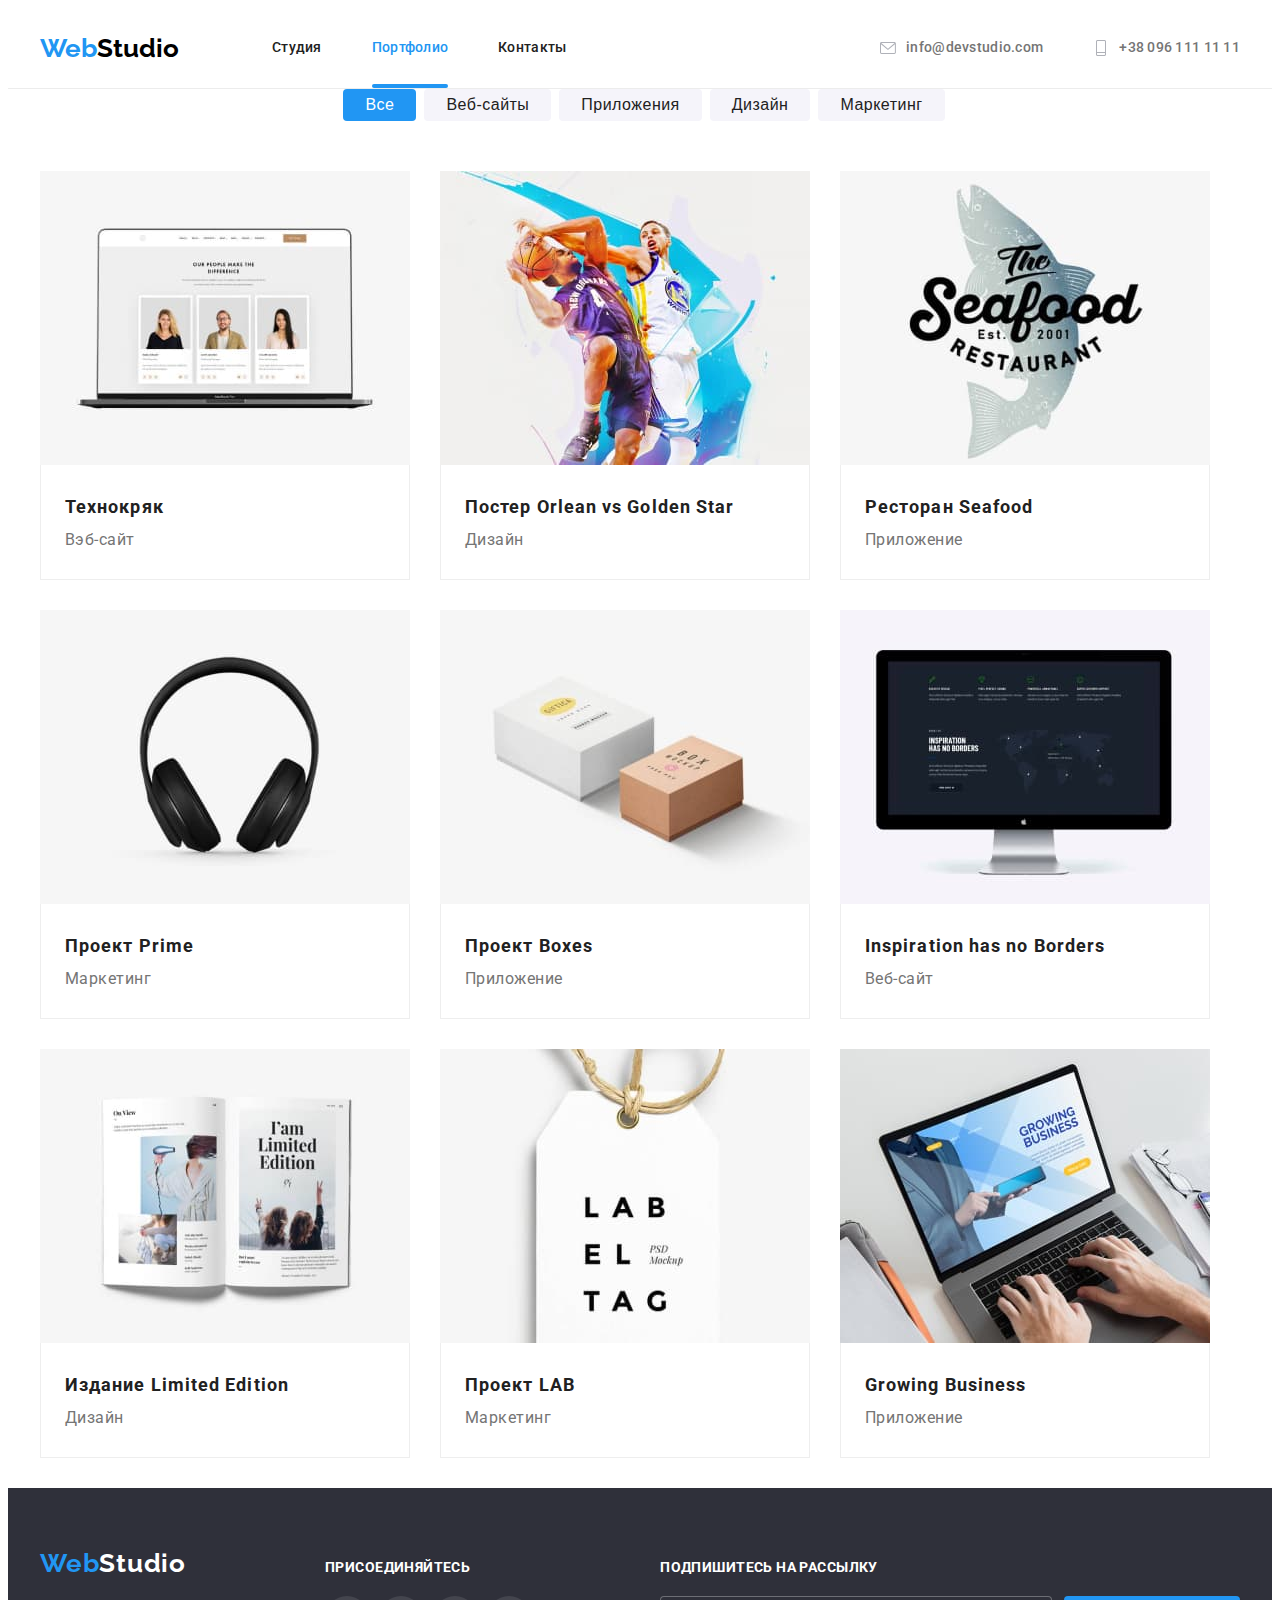
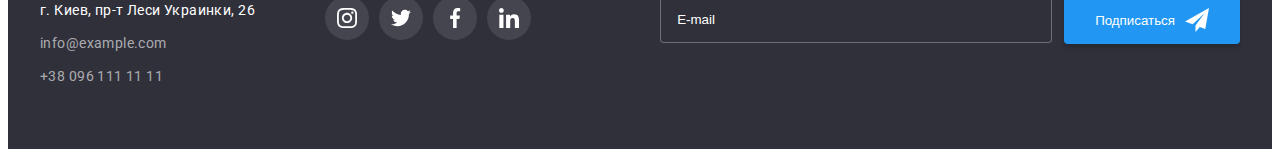
<file: portfolio.html>
<!DOCTYPE html>
<html lang="en">
<head>
    <meta charset="UTF-8">
    <meta http-equiv="X-UA-Compatible" content="IE=edge">
    <meta name="viewport" content="width=device-width, initial-scale=1.0">
    <title>Portfolio</title>
    <link rel="preconnect" href="https://fonts.googleapis.com">
    <link rel="preconnect" href="https://fonts.gstatic.com" crossorigin>
    <link href="https://fonts.googleapis.com/css2?family=Raleway:wght@700&family=Roboto:wght@400;500;700;900&display=swap"
     rel="stylesheet">
     <link rel="stylesheet" href="https://cdnjs.cloudflare.com/ajax/libs/modern-normalize/1.1.0/modern-normalize.min.css" integrity="sha512-wpPYUAdjBVSE4KJnH1VR1HeZfpl1ub8YT/NKx4PuQ5NmX2tKuGu6U/JRp5y+Y8XG2tV+wKQpNHVUX03MfMFn9Q==" crossorigin="anonymous" referrerpolicy="no-referrer" />
    <link rel="stylesheet" href="./css/main.min.css">
</head>
<body class="body">
    <header class="page-header">
        <div class="container main-nav">
        <a href="./index.html" lang="en" class="header-logo logo link">Web<span class="header-logo__black">Studio</span></a>

        <nav class="navigation">
            <!-- Навігація на інші сторінки -->
            <ul class="site-nav list">
                <li class="site-nav__item">
                    <a href="./index.html" class="site-nav__link">Студия</a>
                </li>
                <li class="site-nav__item">
                    <a href="./portfolio.html" class="site-nav__link site-nav__link--current link">Портфолио</a>
                </li>
                <li class="site-nav__item">
                    <a href="/contacts" class="site-nav__link">Контакты</a>
                </li>
            </ul>
        </nav>
        <ul class="contact-list list">
            <li class="contact-list__item">
                <a href="emailto:info@devstudio.com" class="link contact-list__link">
                    <div class="content-contact-icon">
                    <svg class="contact-item-icon">
                      <use href="./images/symbol-defs.svg#icon-envelope"></use>
                    </svg>
                  </div>info@devstudio.com </a>
            </li>
            <li class="contact-list__item">
                <a href="tel:+380961111111" class="link contact-list__link">
                    <div class="content-contact-icon">
                    <svg class="contact-item-icon">
                        <use href="./images/symbol-defs.svg#icon-smartphone"></use>
                    </svg>
                    </div> +38 096 111 11 11</a>
            </li>
        </ul>
        </div>
    </header>
    <main>
        <section class="products">
            <div class="container">
            <h1 class="section-title" hidden>Портфолио</h1>
            <ul class="filter list">
                <li class="filter__item">
                    <button class="button button-current" type="button">Все</button>
                </li>
                <li class="filter__item">
                    <button class="button" type="button">Веб-сайты</button>
                </li>
                <li class="filter__item">
                    <button class="button" type="button">Приложения</button>
                </li>
                <li class="filter__item">
                    <button class="button" type="button">Дизайн</button>
                </li>
                <li class="filter__item">
                    <button class="button" type="button">Маркетинг</button>
                </li>
            </ul>
            <ul class="cards list">
                <li class="cards__item">
                    <a class="link cards__link" href="">
                        <div class="cards-thumb">
                    <img src="./images/technokryak.jpg" alt="Технокряк Вэб-сайт" width="370" class="cards-thumb__image"/>
                    <div class="cards-thumb__hover">
                    <p>
                        Ресурс предлагает комплексные предложения с разным уровнем
                        функционала и сервисов. Все это позволит посетителю получить
                        исчерпывающие сведения о компании или частном лице.
                    </p>
                    </div>
                        </div>
                        <div class="cards-thumb__footnote">
                        <h2 class="cards-thumb__title">Технокряк</h2>
                        <p class="cards-thumb__text">Вэб-сайт</p>
                        </div>
                    </a>
                </li>
                <li class="cards__item">
                    <a class="link cards__link" href="">
                        <div class="cards-thumb">
                    <img src="./images/poster.jpg" alt="Постер New Orlean vs Golden Star Дизайн" width="370" class="cards-thumb__image"/>
                    <div class="cards-thumb__hover">
                    <p>
                        Ресурс предлагает комплексные предложения с разным уровнем
                        функционала и сервисов. Все это позволит посетителю получить
                        исчерпывающие сведения о компании или частном лице.
                    </p>
                    </div>
                        </div>
                    <div class="cards-thumb__footnote">
                        <h2 class="cards-thumb__title">Постер <span lang="en"> Orlean vs Golden Star </span></h2>
                        <p class="cards-thumb__text">Дизайн</p>
                    </div>
                    </a>
                </li>
                <li class="cards__item">
                    <a class="link cards__link" href="">
                        <div class="cards-thumb">
                    <img src="./images/restaurant.jpg" alt="Ресторан Seafood Приложение" width="370" class="cards-thumb__image"/>
                    <div class="cards-thumb__hover">
                    <p>
                        Ресурс предлагает комплексные предложения с разным уровнем
                        функционала и сервисов. Все это позволит посетителю получить
                        исчерпывающие сведения о компании или частном лице.
                    </p>
                    </div>
                        </div>
                    <div class="cards-thumb__footnote">
                        <h2 class="cards-thumb__title">Ресторан <span lang="en">Seafood</span></h2>
                        <p class="cards-thumb__text">Приложение</p>
                    </div>
                    </a>
                </li>
                <li class="cards__item">
                    <a class="link cards__link" href="">
                        <div class="cards-thumb">
                    <img src="./images/prime.jpg" alt="Проект Prime Маркетинг" width="370" class="cards-thumb__image"/>
                    <div class="cards-thumb__hover">
                    <p>
                        Ресурс предлагает комплексные предложения с разным уровнем
                        функционала и сервисов. Все это позволит посетителю получить
                        исчерпывающие сведения о компании или частном лице.
                    </p>
                    </div>
                        </div>
                    <div class="cards-thumb__footnote">
                        <h2 class="cards-thumb__title">Проект <span lang="en">Prime</span></h2>
                        <p class="cards-thumb__text">Маркетинг</p> 
                    </div>
                    </a>
                </li>
                <li class="cards__item">
                    <a class="link cards__link" href="">
                        <div class="cards-thumb">
                    <img src="./images/boxes.jpg" alt="Проект Boxes" width="370" class="cards-thumb__image"/>
                    <div class="cards-thumb__hover">
                    <p>
                        Ресурс предлагает комплексные предложения с разным уровнем
                        функционала и сервисов. Все это позволит посетителю получить
                        исчерпывающие сведения о компании или частном лице.
                    </p>
                    </div>
                        </div>
                    <div class="cards-thumb__footnote">   
                        <h2 class="cards-thumb__title">Проект <span lang="en">Boxes</span></h2>
                        <p class="cards-thumb__text">Приложение</p>
                    </div>
                    </a>   
                </li>
                <li class="cards__item">
                    <a class="link cards__link" href="">
                        <div class="cards-thumb">
                    <img src="./images/inspiration.jpg" alt="Inspiration has no Borders Веб-сайт" width="370" class="cards-thumb__image"/>
                    <div class="cards-thumb__hover">
                    <p>
                        Ресурс предлагает комплексные предложения с разным уровнем
                        функционала и сервисов. Все это позволит посетителю получить
                        исчерпывающие сведения о компании или частном лице.
                    </p>
                    </div>
                        </div>
                    <div class="cards-thumb__footnote">   
                        <h2 lang="en" class="cards-thumb__title">Inspiration has no Borders</h2>
                        <p class="cards-thumb__text">Веб-сайт</p>
                    </div>
                    </a>  
                </li>
                <li class="cards__item">
                    <a class="link cards__link" href="">
                        <div class="cards-thumb">
                    <img src="./images/edition.jpg" alt="Издание Limited Edition Дизайн" width="370" class="cards-thumb__image"/>
                    <div class="cards-thumb__hover">
                    <p>
                        Ресурс предлагает комплексные предложения с разным уровнем
                        функционала и сервисов. Все это позволит посетителю получить
                        исчерпывающие сведения о компании или частном лице.
                    </p>
                    </div>
                        </div>
                    <div class="cards-thumb__footnote">   
                        <h2 class="cards-thumb__title">Издание <span lang="en">Limited Edition</span></h2>
                        <p class="cards-thumb__text">Дизайн</p>
                    </div>
                    </a> 
                </li>
                <li class="cards__item">
                    <a class="link cards__link" href="">
                        <div class="cards-thumb">
                    <img src="./images/lab.jpg" alt="Проект LAB Маркетинг" width="370" class="cards-thumb__image"/>
                    <div class="cards-thumb__hover">
                    <p>
                        Ресурс предлагает комплексные предложения с разным уровнем
                        функционала и сервисов. Все это позволит посетителю получить
                        исчерпывающие сведения о компании или частном лице.
                    </p>
                    </div>
                        </div>
                    <div class="cards-thumb__footnote">
                        <h2 class="cards-thumb__title">Проект <span lang="en">LAB</span></h2>
                        <p class="cards-thumb__text">Маркетинг</p> 
                    </div>
                    </a>
                </li>
                <li class="cards__item">
                    <a class="link cards__link" href="">
                        <div class="cards-thumb">
                    <img src="./images/growing.jpg" alt="Growing Business Приложение" width="370" class="cards-thumb__image" />
                    <div class="cards-thumb__hover">
                    <p>
                        Ресурс предлагает комплексные предложения с разным уровнем
                        функционала и сервисов. Все это позволит посетителю получить
                        исчерпывающие сведения о компании или частном лице.
                    </p>
                    </div>
                        </div>
                    <div class="cards-thumb__footnote">
                        <h2 lang="en" class="cards-thumb__title">Growing Business</h2>
                        <p class="cards-thumb__text">Приложение</p>  
                    </div>
                    </a>
                </li>
            </ul>
            </div>
        </section>
    </main>
    <footer class="footer">
        <div class="footer-container container">
        <div class="footer-wrapper">
        <a href="./index.html" lang="en" class="footer_logo logo link">Web<span class="footer-logo__white">Studio</span></a>
        <address class="footer-address">
            <ul class="list">
                <li class="footer-address__item"><a class="footer-address__map footer-address__link link" href="https://bit.ly/3pXMvUd" target="_blank" rel="noopener noreferrer">г. Киев, пр-т
                        Леси Украинки, 26</a> </li>
                <li class="footer-address__item"><a class="footer-address__email footer-address__link link" href="mailto:info@devstudio.com">info@example.com</a> </li>
                <li class="footer-address__item"><a class="footer-address__tel footer-address__link link" href="tel:+380961111111">+38 096 111 11 11</a> </li>
            </ul>
        </address>
        </div>
        <div class="footer-network">
            <strong class="network__text">ПРИСОЕДИНЯЙТЕСЬ</strong>
            <ul class="list network__list">
                <li class="network__item">
                    <a class="network__link" href="">
                        <svg class="network__icon">
                            <use href="./images/symbol-defs.svg#icon-instagram"></use>
                        </svg>
                    </a>
                </li>
                <li class="network__item">
                    <a class="network__link" href="">
                        <svg class="network__icon">
                            <use href="./images/symbol-defs.svg#icon-twitter"></use>
                        </svg>
                    </a>
                </li>
                <li class="network__item">
                    <a class="network__link" href="">
                        <svg class="network__icon">
                            <use href="./images/symbol-defs.svg#icon-facebook"></use>
                        </svg>
                    </a>
                </li>
                <li class="network__item">
                    <a class="network__link" href="">
                        <svg class="network__icon">
                            <use href="./images/symbol-defs.svg#icon-linkedin"></use>
                        </svg>
                    </a>
                </li>
            </ul>

        </div>
        <div class="footer-submit">
            <p class="footer-submit__text">Подпишитесь на рассылку</p>
            <form class="footer-submit__form">
              <label class="footer-submit__label">
                <input
                  type="email"
                  name="email"
                  class="footer-submit__input"
                  placeholder="E-mail"
                />
              </label>
              <button type="submit" class="footer-submit__btn">
                Подписаться
                <svg class="button-submit__icon">
                  <use href="./images/symbol-defs.svg#icon-icon-send"></use>
                </svg>
              </button>
            </form>
          </div>
        </div>
    </footer>
    <script src="./js/modal.js"></script>
</body>
</html>
</file>
<file: css/main.min.css>
.visually-hidden{position:absolute;width:1px;height:1px;margin:-1px;padding:0;overflow:hidden;border:0;clip:rect(0 0 0 0)}body{font-family:Roboto,sans-serif;background-color:var(--white-color);color:var(--title-text-color)}.container{width:100%;margin-left:auto;margin-right:auto}@media screen and (min-width: 480px){.container{padding-left:15px;padding-right:15px}}@media screen and (min-width: 480px){.container{width:480px}}@media screen and (min-width: 768px){.container{width:768px}}@media screen and (min-width: 1200px){.container{width:1200px}}h1,h2,h3,p,ul{margin:0;padding:0}.list{list-style:none;padding:0;margin:0}.link{text-decoration:none;color:currentColor}img{display:block;max-width:100%;height:auto}.logo{font-family:"Raleway";font-weight:700;font-size:26px;line-height:1.19;-webkit-box-align:center;-ms-flex-align:center;align-items:center;color:#2196f3}.backdrop{position:fixed;display:-webkit-box;display:-ms-flexbox;display:flex;-webkit-box-align:center;-ms-flex-align:center;align-items:center;-webkit-box-pack:center;-ms-flex-pack:center;justify-content:center;width:100vw;height:100vh;background-color:rgba(0,0,0,.2);top:0;-webkit-transition:opacity 250ms cubic-bezier(0.4, 0, 0.2, 1),visibility 250ms cubic-bezier(0.4, 0, 0.2, 1);transition:opacity 250ms cubic-bezier(0.4, 0, 0.2, 1),visibility 250ms cubic-bezier(0.4, 0, 0.2, 1)}.backdrop.is-hidden{opacity:0;visibility:hidden;pointer-events:none}.backdrop.is-hidden .modal{-webkit-transform:scale(2);transform:scale(2)}.modal{width:320px;min-height:581px;background-color:#fff;position:relative;-webkit-transform:scale(1);transform:scale(1);-webkit-transition:-webkit-transform 250ms cubic-bezier(0.4, 0, 0.2, 1);transition:-webkit-transform 250ms cubic-bezier(0.4, 0, 0.2, 1);transition:transform 250ms cubic-bezier(0.4, 0, 0.2, 1);transition:transform 250ms cubic-bezier(0.4, 0, 0.2, 1), -webkit-transform 250ms cubic-bezier(0.4, 0, 0.2, 1)}@media screen and (min-width: 480px){.modal{width:450px;min-height:609px}}@media screen and (min-width: 1200px){.modal{width:528px;min-height:581px}}.close-icon{color:rgba(0,0,0,0);-webkit-transition:250ms cubic-bezier(0.4, 0, 0.2, 1);transition:250ms cubic-bezier(0.4, 0, 0.2, 1)}.close-modal{position:absolute;display:-webkit-box;display:-ms-flexbox;display:flex;-webkit-box-align:center;-ms-flex-align:center;align-items:center;-webkit-box-pack:center;-ms-flex-pack:center;justify-content:center;right:8px;top:8px;background-color:rgba(0,0,0,0);border-radius:50%;width:30px;height:30px;border:1px solid rgba(0,0,0,.1);cursor:pointer}.close-modal:hover .close-icon{fill:var(--accent-color)}.close-modal:focus .close-icon{fill:var(--accent-color)}.form{margin-left:auto;margin-right:auto;padding:40px}@media screen and (min-width: 480px){.form{width:450px}}@media screen and (min-width: 1200px){.form{width:528px}}.form-title{display:block;font-weight:700;font-size:20px;line-height:1.15;text-align:center}.top-title{margin-top:12px}.form-field{position:relative;display:-webkit-box;display:-ms-flexbox;display:flex;-webkit-box-orient:vertical;-webkit-box-direction:normal;-ms-flex-direction:column;flex-direction:column;margin-top:10px}.form-label,.comment-label{font-size:12px;line-height:1.16;letter-spacing:.01em;color:var(--secondary-text-color);margin-bottom:4px}.form-input{width:100%;margin:0;padding:11px 42px;border:1px solid rgba(33,33,33,.2);border-radius:4px;outline:none;-webkit-transition:border-color 250ms cubic-bezier(0.4, 0, 0.2, 1);transition:border-color 250ms cubic-bezier(0.4, 0, 0.2, 1)}.form-input:focus{border-color:#2196f3}.form-input:focus~.input-icon{fill:#2196f3}.input-icon{position:absolute;top:50%;left:15px;-webkit-transform:translateY(25%);transform:translateY(25%);display:inline-block;width:12px;height:12px;-webkit-transition:fill 250ms cubic-bezier(0.4, 0, 0.2, 1);transition:fill 250ms cubic-bezier(0.4, 0, 0.2, 1)}textarea{resize:none;border:1px solid rgba(33,33,33,.2);border-radius:4px;padding:12px 16px;font-size:12px;line-height:1.17;letter-spacing:.01em;height:120px;outline:none;-webkit-transition:border-color 250ms cubic-bezier(0.4, 0, 0.2, 1);transition:border-color 250ms cubic-bezier(0.4, 0, 0.2, 1)}textarea:focus{border-color:#2196f3}.comment::-webkit-input-placeholder{font-size:12px;line-height:1.17;letter-spacing:.01em;color:#757575}.comment::-moz-placeholder{font-size:12px;line-height:1.17;letter-spacing:.01em;color:#757575}.comment:-ms-input-placeholder{font-size:12px;line-height:1.17;letter-spacing:.01em;color:#757575}.comment::-ms-input-placeholder{font-size:12px;line-height:1.17;letter-spacing:.01em;color:#757575}.comment::placeholder{font-size:12px;line-height:1.17;letter-spacing:.01em;color:#757575}.form-field-check{padding-left:0px;margin-top:25px;margin-bottom:30px}@media screen and (min-width: 1200px){.form-field-check{padding-left:14px}}.icon-check{display:inline-block;width:16px;height:15px;border:2px solid #212121;border-radius:2px;margin-right:7px}.form-checkbox{position:absolute;width:1px;height:1px;margin:-1px;padding:0;overflow:hidden;border:0;clip:rect(0 0 0 0)}.form-checkbox:focus+.icon-check,.form-checkbox:hover+.icon-check{border-color:#2196f3}.form-checkbox:checked+.icon-check{background-position:center;background-repeat:no-repeat;background-color:#2196f3;background-origin:border-box;border-color:#2196f3;background-image:url(../images/check.svg)}.policy-label{position:relative;display:-webkit-box;display:-ms-flexbox;display:flex;-webkit-box-align:center;-ms-flex-align:center;align-items:center;font-weight:400;font-size:11px;line-height:1.14;color:#757575;letter-spacing:.03em}@media screen and (max-width: 479px){.policy-label{font-size:10px;line-height:1.11}}@media screen and (min-width: 1200px){.policy-label{font-size:14px;line-height:1.71}}.policy-link{margin-left:3px;color:#2196f3}@media screen and (max-width: 479px){.policy-link{position:absolute;top:18px;left:21px}}.form-btn{display:-webkit-box;display:-ms-flexbox;display:flex;-webkit-box-align:center;-ms-flex-align:center;align-items:center;-webkit-box-pack:center;-ms-flex-pack:center;justify-content:center;margin:0 auto;padding:10px 56px;border:none;border-radius:4px;text-align:center;text-decoration:none;font-family:"Roboto";font-style:normal;font-weight:700;font-size:16px;line-height:1.87;letter-spacing:.06em;cursor:pointer;background-color:#2196f3;-webkit-box-shadow:0px 4px 4px rgba(0,0,0,.15);box-shadow:0px 4px 4px rgba(0,0,0,.15);color:#fff;-webkit-transition:background-color 250ms cubic-bezier(0.4, 0, 0.2, 1);transition:background-color 250ms cubic-bezier(0.4, 0, 0.2, 1)}.form-btn:focus,.form-btn:hover{background-color:#188ce8}.section-title{color:#212121;font-family:"Roboto",sans-serif;font-weight:700;font-size:36px;line-height:1.16;text-align:center;letter-spacing:.03em;margin-bottom:50px}.page-header{background-color:#fff;border-bottom:1px solid #ececec}.header__section{display:-webkit-box;display:-ms-flexbox;display:flex;-webkit-box-align:center;-ms-flex-align:center;align-items:center}.main-nav{display:-webkit-box;display:-ms-flexbox;display:flex;-webkit-box-align:center;-ms-flex-align:center;align-items:center}.header__logo{margin-right:93px}.header-logo__black{color:#000}.site-nav{display:-webkit-box;display:-ms-flexbox;display:flex}.navigation{margin-left:93px}.site-nav__item:not(:last-child){margin-right:50px}.site-nav__link{display:block;padding-top:32px;padding-bottom:32px;position:relative;-webkit-transition:color 250ms cubic-bezier(0.4, 0, 0.2, 1);transition:color 250ms cubic-bezier(0.4, 0, 0.2, 1);color:#212121;font-weight:500;font-size:14px;line-height:1.14;letter-spacing:.02em;text-decoration:none}.site-nav__link::after{display:block;position:absolute;content:"";bottom:0;left:0;border-radius:4px;width:100%;height:4px;background-color:#2196f3;-webkit-transform:scaleX(0);transform:scaleX(0);-webkit-transition:-webkit-transform 250ms cubic-bezier(0.4, 0, 0.2, 1);transition:-webkit-transform 250ms cubic-bezier(0.4, 0, 0.2, 1);transition:transform 250ms cubic-bezier(0.4, 0, 0.2, 1);transition:transform 250ms cubic-bezier(0.4, 0, 0.2, 1), -webkit-transform 250ms cubic-bezier(0.4, 0, 0.2, 1)}.site-nav__link:hover,.site-nav__link:focus{color:#2196f3}.site-nav__link--current{color:#2196f3;-webkit-transform:scaleX(1);transform:scaleX(1)}.site-nav__link--current::after{display:block;position:absolute;content:"";bottom:0;left:0;border-radius:4px;width:100%;height:4px;background-color:#2196f3;-webkit-transform:scaleX(1);transform:scaleX(1);-webkit-transition:-webkit-transform 250ms cubic-bezier(0.4, 0, 0.2, 1);transition:-webkit-transform 250ms cubic-bezier(0.4, 0, 0.2, 1);transition:transform 250ms cubic-bezier(0.4, 0, 0.2, 1);transition:transform 250ms cubic-bezier(0.4, 0, 0.2, 1), -webkit-transform 250ms cubic-bezier(0.4, 0, 0.2, 1)}.contact-list{display:-webkit-box;display:-ms-flexbox;display:flex;margin-left:auto}.contact-list__item+.contact-list__item{margin-left:50px}.contact-list__link{display:-webkit-box;display:-ms-flexbox;display:flex;-webkit-box-align:center;-ms-flex-align:center;align-items:center;padding-top:32px;padding-bottom:32px;color:#757575;font-weight:500;font-size:14px;line-height:1.14;letter-spacing:.02em;text-decoration:none}.contact-list__link:hover,.contact-list__link:focus{color:#2196f3}.content-contact-icon{width:16px;height:16px;margin-right:10px}.contact-item-icon{width:16px;height:16px;margin-right:10px;fill:#afb1b8;-webkit-transition:fill 250ms cubic-bezier(0.4, 0, 0.2, 1);transition:fill 250ms cubic-bezier(0.4, 0, 0.2, 1)}.contact_item{-webkit-transition:color 250ms cubic-bezier(0.4, 0, 0.2, 1);transition:color 250ms cubic-bezier(0.4, 0, 0.2, 1)}.contact-list__link:hover .contact-item-icon,.contact-list__link:focus .contact-item-icon{fill:#2196f3}.overlay{max-width:1600px;max-height:600px;background:#c4c4c4;background-image:-webkit-gradient(linear, left top, right top, from(rgba(47, 48, 58, 0.4)), to(rgba(47, 48, 58, 0.4))),url(../images/hero_img.jpg);background-image:linear-gradient(to right, rgba(47, 48, 58, 0.4), rgba(47, 48, 58, 0.4)),url(../images/hero_img.jpg);background-repeat:no-repeat;background-position:center;background-size:cover;-webkit-box-shadow:0px 4px 4px rgba(0,0,0,.25);box-shadow:0px 4px 4px rgba(0,0,0,.25);margin-left:auto;margin-right:auto}.hero{text-align:center;padding-top:200px;padding-bottom:200px}.hero-title{color:#fff;font-weight:900;font-size:44px;line-height:1.36;text-align:center;letter-spacing:.06em;text-transform:uppercase;margin:0 auto;margin-bottom:30px;max-width:696px}.hero-button{border-radius:4px;border:0cm;padding:10px 32px;display:block;margin:0 auto;margin-top:40px;background-color:#2196f3;color:#fff;cursor:pointer;font-weight:700;font-size:16px;line-height:1.87;letter-spacing:.06em;-webkit-transition:background-color 250ms cubic-bezier(0.4, 0, 0.2, 1),-webkit-box-shadow 250ms cubic-bezier(0.4, 0, 0.2, 1);transition:background-color 250ms cubic-bezier(0.4, 0, 0.2, 1),-webkit-box-shadow 250ms cubic-bezier(0.4, 0, 0.2, 1);transition:background-color 250ms cubic-bezier(0.4, 0, 0.2, 1),box-shadow 250ms cubic-bezier(0.4, 0, 0.2, 1);transition:background-color 250ms cubic-bezier(0.4, 0, 0.2, 1),box-shadow 250ms cubic-bezier(0.4, 0, 0.2, 1),-webkit-box-shadow 250ms cubic-bezier(0.4, 0, 0.2, 1)}.hero-button:hover,.hero-button:focus{background-color:#188ce8;-webkit-box-shadow:rgba(0,0,0,.25);box-shadow:rgba(0,0,0,.25)}.features{padding-top:94px;padding-bottom:94px}.feature-list{display:-webkit-box;display:-ms-flexbox;display:flex;-ms-flex-wrap:nowrap;flex-wrap:nowrap}.feature-list__item{width:270px}.feature-list__item:not(:last-child){margin-right:30px}.feature-list__item::before{display:block;content:"";height:120px;background-size:contain;background:#f5f4fa;border-radius:4px}.feature-list__item.icon-antenna::before{background-image:url(../images/antenna.svg);background-repeat:no-repeat;background-position:center}.feature-list__item.icon-clock::before{background-image:url(../images/clock.svg);background-repeat:no-repeat;background-position:center}.feature-list__item.icon-diagram::before{background-image:url(../images/diagram.svg);background-repeat:no-repeat;background-position:center}.feature-list__item.icon-astronaut::before{background-image:url(../images/astronaut.svg);background-repeat:no-repeat;background-position:center}.feature-list__title{color:#212121;font-family:"Roboto";font-weight:700;font-size:14px;line-height:1.14;letter-spacing:.03em;text-transform:uppercase;margin-top:30px}.feature-list__text{font-family:"Roboto";color:#757575;font-weight:400;font-size:14px;line-height:1.71;letter-spacing:.03em;margin-top:10px}.work{padding-top:0;padding-bottom:94px}.work-list{display:-webkit-box;display:-ms-flexbox;display:flex;-ms-flex-wrap:nowrap;flex-wrap:nowrap;-webkit-box-pack:center;-ms-flex-pack:center;justify-content:center}.work-list__image{display:block}.work-list__item{position:relative}.work-list__item:not(:last-child){margin-right:30px}.work-list__text{display:-webkit-box;display:-ms-flexbox;display:flex;position:absolute;min-height:70px;width:370px;color:#fff;background-color:rgba(47,48,58,.8);bottom:0;left:0;-webkit-box-orient:vertical;-webkit-box-direction:normal;-ms-flex-direction:column;flex-direction:column;-webkit-box-pack:center;-ms-flex-pack:center;justify-content:center;font-family:"Roboto";font-weight:700;font-size:14px;line-height:1.14;text-align:center;letter-spacing:.03em;text-transform:uppercase}.team{background-color:#f5f4fa}.team-list{display:-webkit-box;display:-ms-flexbox;display:flex;-webkit-box-pack:center;-ms-flex-pack:center;justify-content:center}.team-list__item{background-color:#fff;width:270px;background:#fff;-webkit-box-shadow:0px 1px 3px rgba(0,0,0,.12),0px 1px 1px rgba(0,0,0,.14),0px 2px 1px rgba(0,0,0,.2);box-shadow:0px 1px 3px rgba(0,0,0,.12),0px 1px 1px rgba(0,0,0,.14),0px 2px 1px rgba(0,0,0,.2);border-radius:0px 0px 4px 4px}.team-list__item:not(:last-child){margin-right:30px}.team-list__workers{padding:30px 32px}.team-list__worker{font-family:"Roboto";color:#212121;font-weight:500;font-size:16px;line-height:1.18;letter-spacing:.03em;text-align:center}.team-list__profession{font-family:"Roboto";color:#757575;line-height:1.18;letter-spacing:.03em;text-align:center;margin-top:10px}.team-list__social-list{display:-webkit-box;display:-ms-flexbox;display:flex;-webkit-box-pack:center;-ms-flex-pack:center;justify-content:center;margin-top:16px}.team-list__social-link{display:-webkit-box;display:-ms-flexbox;display:flex;-webkit-box-align:center;-ms-flex-align:center;align-items:center;-webkit-box-pack:center;-ms-flex-pack:center;justify-content:center;outline:rgba(0,0,0,0);width:44px;height:44px;fill:#afb1b8;border-radius:50%;-webkit-box-shadow:none;box-shadow:none;-webkit-transition:background-color 250ms cubic-bezier(0.4, 0, 0.2, 1),-webkit-box-shadow 250ms cubic-bezier(0.4, 0, 0.2, 1);transition:background-color 250ms cubic-bezier(0.4, 0, 0.2, 1),-webkit-box-shadow 250ms cubic-bezier(0.4, 0, 0.2, 1);transition:box-shadow 250ms cubic-bezier(0.4, 0, 0.2, 1),background-color 250ms cubic-bezier(0.4, 0, 0.2, 1);transition:box-shadow 250ms cubic-bezier(0.4, 0, 0.2, 1),background-color 250ms cubic-bezier(0.4, 0, 0.2, 1),-webkit-box-shadow 250ms cubic-bezier(0.4, 0, 0.2, 1)}.team-list__social-link:hover,.team-list__social-link:focus{background-color:#2196f3;-webkit-box-shadow:0px 3px 2px rgba(0,0,100,.1),0px 2px 4px rgba(0,0,100,.08),0px 4px 4px rgba(0,0,100,.12);box-shadow:0px 3px 2px rgba(0,0,100,.1),0px 2px 4px rgba(0,0,100,.08),0px 4px 4px rgba(0,0,100,.12)}.team-list__social-icon{width:20px;height:20px;fill:#afb1b8;-webkit-transition:fill 250ms cubic-bezier(0.4, 0, 0.2, 1);transition:fill 250ms cubic-bezier(0.4, 0, 0.2, 1)}.team-list__social-link:hover .team-list__social-icon,.team-list__social-link:focus .team-list__social-icon{fill:#fff}.team-list__social-item+.team-list__social-item{margin-left:10px}.clients{padding-top:60px;padding-bottom:60px}@media screen and (min-width: 1200px){.clients{padding-top:94px;padding-bottom:94px}}.client__title{color:#212121;margin-bottom:30px;font-weight:700;font-size:28px;line-height:1.17;text-align:center;letter-spacing:.03em}@media screen and (min-width: 1200px){.client__title{margin-bottom:50px;font-size:36px}}.client-list{-webkit-box-pack:center;-ms-flex-pack:center;justify-content:center;-webkit-box-align:center;-ms-flex-align:center;align-items:center;grid-gap:30px}.customers{display:-webkit-box;display:-ms-flexbox;display:flex;-ms-flex-wrap:wrap;flex-wrap:wrap}@media screen and (min-width: 1200px){.customers{-ms-flex-wrap:nowrap;flex-wrap:nowrap}}.client-list__item{height:90px;-webkit-transition:border-color 250ms cubic-bezier(0.4, 0, 0.2, 1),color 250ms cubic-bezier(0.4, 0, 0.2, 1);transition:border-color 250ms cubic-bezier(0.4, 0, 0.2, 1),color 250ms cubic-bezier(0.4, 0, 0.2, 1)}.client-list__item:focus,.client-list__item:hover{color:var(--accent-color);border-color:var(--accent-color)}@media screen and (max-width: 767px){.client-list__item{width:210px}}@media screen and (min-width: 768px){.client-list__item{width:226px}}@media screen and (min-width: 1200px){.client-list__item{width:170px}}.company__link{display:-webkit-box;display:-ms-flexbox;display:flex;-webkit-box-pack:center;-ms-flex-pack:center;justify-content:center;-webkit-box-align:center;-ms-flex-align:center;align-items:center;border:1px solid #afb1b8;color:#afb1b8;background-color:#fff;padding:16px 32px;-webkit-transition:border-color 250ms cubic-bezier(0.4, 0, 0.2, 1),color 250ms cubic-bezier(0.4, 0, 0.2, 1);transition:border-color 250ms cubic-bezier(0.4, 0, 0.2, 1),color 250ms cubic-bezier(0.4, 0, 0.2, 1)}.company__link:focus,.company__link:hover{color:var(--accent-color);border-color:var(--accent-color)}@media screen and (min-width: 1200px){.company__link{width:170px}}.company-icon{fill:currentColor}.footer{background:#2f303a;padding-top:60px;padding-bottom:60px}.footer-container{display:-webkit-box;display:-ms-flexbox;display:flex;background:#2f303a;-webkit-box-align:baseline;-ms-flex-align:baseline;align-items:baseline}.footer_logo{display:block;color:#2196f3;font-family:"Raleway";font-weight:700;font-size:26px;line-height:1.19;letter-spacing:.03em;text-decoration:none;margin-bottom:20px;padding:0}.footer-logo__white{color:#fff}.footer-address__item:not(:last-child){margin-bottom:9px}.footer-address__map{color:#fff;-webkit-transition:color 250ms cubic-bezier(0.4, 0, 0.2, 1);transition:color 250ms cubic-bezier(0.4, 0, 0.2, 1)}.footer-address__email,.footer-address__tel{color:rgba(255,255,255,.6);-webkit-transition:color 250ms cubic-bezier(0.4, 0, 0.2, 1);transition:color 250ms cubic-bezier(0.4, 0, 0.2, 1)}.footer-address__link{font-style:normal;font-size:14px;line-height:1.71;letter-spacing:.03em}.footer-address__link:hover,.footer-address__link:focus{color:#2196f3}.network__text{display:block;margin-bottom:20px;color:#fff;font-weight:700;font-size:14px;line-height:1.14;letter-spacing:.03em;text-transform:uppercase}.network__list{display:-webkit-box;display:-ms-flexbox;display:flex;-webkit-box-pack:center;-ms-flex-pack:center;justify-content:center}.network__item:not(:first-child){margin-left:10px}.footer-network{margin-left:70px}.network__link{display:-webkit-box;display:-ms-flexbox;display:flex;-webkit-box-align:center;-ms-flex-align:center;align-items:center;-webkit-box-pack:center;-ms-flex-pack:center;justify-content:center;width:44px;height:44px;border-radius:50%;background-color:rgba(255,255,255,.1);-webkit-transition:background-color 250ms cubic-bezier(0.4, 0, 0.2, 1);transition:background-color 250ms cubic-bezier(0.4, 0, 0.2, 1)}.network__link:hover,.network__link:focus{background-color:#2196f3;-webkit-box-shadow:0px 3px 1px rgba(0,0,0,.1),0px 1px 2px rgba(0,0,0,.08),0px 2px 2px rgba(0,0,0,.12);box-shadow:0px 3px 1px rgba(0,0,0,.1),0px 1px 2px rgba(0,0,0,.08),0px 2px 2px rgba(0,0,0,.12)}.network__icon{width:20px;height:20px;fill:#fff}.footer-submit{margin-left:auto}.footer-submit__text{margin-bottom:20px;color:#fff;font-weight:700;font-size:14px;line-height:1.14;letter-spacing:.03em;text-transform:uppercase}.footer-submit__form{display:-webkit-box;display:-ms-flexbox;display:flex}.footer-submit__input{width:358px;padding:15px 16px;border:1px solid rgba(255,255,255,.3);border-radius:4px;background-color:#2f303a;color:#fff;margin-right:12px}.footer-submit__input::-webkit-input-placeholder{color:#fff}.footer-submit__input::-moz-placeholder{color:#fff}.footer-submit__input:-ms-input-placeholder{color:#fff}.footer-submit__input::-ms-input-placeholder{color:#fff}.footer-submit__input::placeholder{color:#fff}.footer-submit__btn{display:-webkit-box;display:-ms-flexbox;display:flex;-webkit-box-align:center;-ms-flex-align:center;align-items:center;padding:10px 29px;color:#fff;background-color:#2196f3;-webkit-box-shadow:0px 4px 4px rgba(0,0,0,.15);box-shadow:0px 4px 4px rgba(0,0,0,.15);border-radius:4px;border-color:rgba(0,0,0,0)}.button-submit__icon{margin-left:10px;width:24px;height:24px;fill:#fff}.filter{display:-webkit-box;display:-ms-flexbox;display:flex;-webkit-box-pack:center;-ms-flex-pack:center;justify-content:center}.button{background-color:#f5f4fa;color:#212121;cursor:pointer;font-weight:500;font-size:16px;line-height:1.26;letter-spacing:.03em;border-radius:4px;border:0;padding:6px 22px;-webkit-transition:background-color 250ms cubic-bezier(0.4, 0, 0.2, 1),color 250ms cubic-bezier(0.4, 0, 0.2, 1),-webkit-box-shadow 250ms cubic-bezier(0.4, 0, 0.2, 1);transition:background-color 250ms cubic-bezier(0.4, 0, 0.2, 1),color 250ms cubic-bezier(0.4, 0, 0.2, 1),-webkit-box-shadow 250ms cubic-bezier(0.4, 0, 0.2, 1);transition:background-color 250ms cubic-bezier(0.4, 0, 0.2, 1),color 250ms cubic-bezier(0.4, 0, 0.2, 1),box-shadow 250ms cubic-bezier(0.4, 0, 0.2, 1);transition:background-color 250ms cubic-bezier(0.4, 0, 0.2, 1),color 250ms cubic-bezier(0.4, 0, 0.2, 1),box-shadow 250ms cubic-bezier(0.4, 0, 0.2, 1),-webkit-box-shadow 250ms cubic-bezier(0.4, 0, 0.2, 1)}.button:hover,.button:focus{background-color:#2196f3;color:#fff;-webkit-box-shadow:0px 3px 1px rgba(0,0,0,.1),0px 1px 2px rgba(0,0,0,.08),0px 2px 2px rgba(0,0,0,.12);box-shadow:0px 3px 1px rgba(0,0,0,.1),0px 1px 2px rgba(0,0,0,.08),0px 2px 2px rgba(0,0,0,.12)}.button-current{background-color:#2196f3;color:#fff;cursor:pointer;font-weight:500;font-size:16px;line-height:1.26;letter-spacing:.03em;border-radius:4px;border:0;padding:6px 22px;-webkit-transition:background-color 250ms cubic-bezier(0.4, 0, 0.2, 1),color 250ms cubic-bezier(0.4, 0, 0.2, 1),-webkit-box-shadow 250ms cubic-bezier(0.4, 0, 0.2, 1);transition:background-color 250ms cubic-bezier(0.4, 0, 0.2, 1),color 250ms cubic-bezier(0.4, 0, 0.2, 1),-webkit-box-shadow 250ms cubic-bezier(0.4, 0, 0.2, 1);transition:background-color 250ms cubic-bezier(0.4, 0, 0.2, 1),color 250ms cubic-bezier(0.4, 0, 0.2, 1),box-shadow 250ms cubic-bezier(0.4, 0, 0.2, 1);transition:background-color 250ms cubic-bezier(0.4, 0, 0.2, 1),color 250ms cubic-bezier(0.4, 0, 0.2, 1),box-shadow 250ms cubic-bezier(0.4, 0, 0.2, 1),-webkit-box-shadow 250ms cubic-bezier(0.4, 0, 0.2, 1)}.button-current:hover,.button-current:focus{background-color:#f5f4fa;color:#212121;-webkit-box-shadow:0px 3px 1px rgba(0,0,0,.1),0px 1px 2px rgba(0,0,0,.08),0px 2px 2px rgba(0,0,0,.12);box-shadow:0px 3px 1px rgba(0,0,0,.1),0px 1px 2px rgba(0,0,0,.08),0px 2px 2px rgba(0,0,0,.12)}.filter__item:not(first-child){margin-left:8px}.cards-thumb__title{color:#212121;font-weight:700;font-size:18px;line-height:2;letter-spacing:.06em}.cards-thumb__text{color:#757575;font-weight:400;font-size:16px;line-height:1.88;letter-spacing:.03em}.cards{display:-webkit-box;display:-ms-flexbox;display:flex;-ms-flex-wrap:wrap;flex-wrap:wrap;margin-top:50px}.cards__item{display:block;-ms-flex-preferred-size:calc((100% - 90px)/3 - 20);flex-basis:calc((100% - 90px)/3 - 20);margin-right:30px;margin-bottom:30px}.cards-thumb{position:relative;overflow:hidden}.cards-thumb__hover{position:absolute;top:0;left:0;font-weight:400;font-size:18px;line-height:1.56;letter-spacing:.03em;color:#fff;background-color:rgba(33,150,243,.9);padding:63px 24px;-webkit-transform:translateY(100%);transform:translateY(100%);-webkit-transition:-webkit-transform 250ms cubic-bezier(0.4, 0, 0.2, 1);transition:-webkit-transform 250ms cubic-bezier(0.4, 0, 0.2, 1);transition:transform 250ms cubic-bezier(0.4, 0, 0.2, 1);transition:transform 250ms cubic-bezier(0.4, 0, 0.2, 1), -webkit-transform 250ms cubic-bezier(0.4, 0, 0.2, 1)}.cards__link:hover .cards-thumb__hover,.cards__link:focus .cards-thumb__hover{-webkit-transform:translateY(0);transform:translateY(0)}.cards__link{display:block;-webkit-box-shadow:none;box-shadow:none;-webkit-transition:-webkit-box-shadow 500ms cubic-bezier(0.4, 0, 0.2, 1);transition:-webkit-box-shadow 500ms cubic-bezier(0.4, 0, 0.2, 1);transition:box-shadow 500ms cubic-bezier(0.4, 0, 0.2, 1);transition:box-shadow 500ms cubic-bezier(0.4, 0, 0.2, 1), -webkit-box-shadow 500ms cubic-bezier(0.4, 0, 0.2, 1);outline:rgba(0,0,0,0)}.cards__link:hover,.cards__link:focus{-webkit-box-shadow:0px 1px 1px rgba(0,0,0,.12),0px 4px 4px rgba(0,0,0,.06),1px 4px 6px rgba(0,0,0,.16);box-shadow:0px 1px 1px rgba(0,0,0,.12),0px 4px 4px rgba(0,0,0,.06),1px 4px 6px rgba(0,0,0,.16)}.cards__item:nth-child(3n){margin-right:0}.cards__item:nth-child(3n):nth-child(n+7){margin-bottom:0}.cards-thumb__footnote{border:1px solid #eee;border-top:0;padding:24px 24px}/*# sourceMappingURL=main.min.css.map */
</file>
